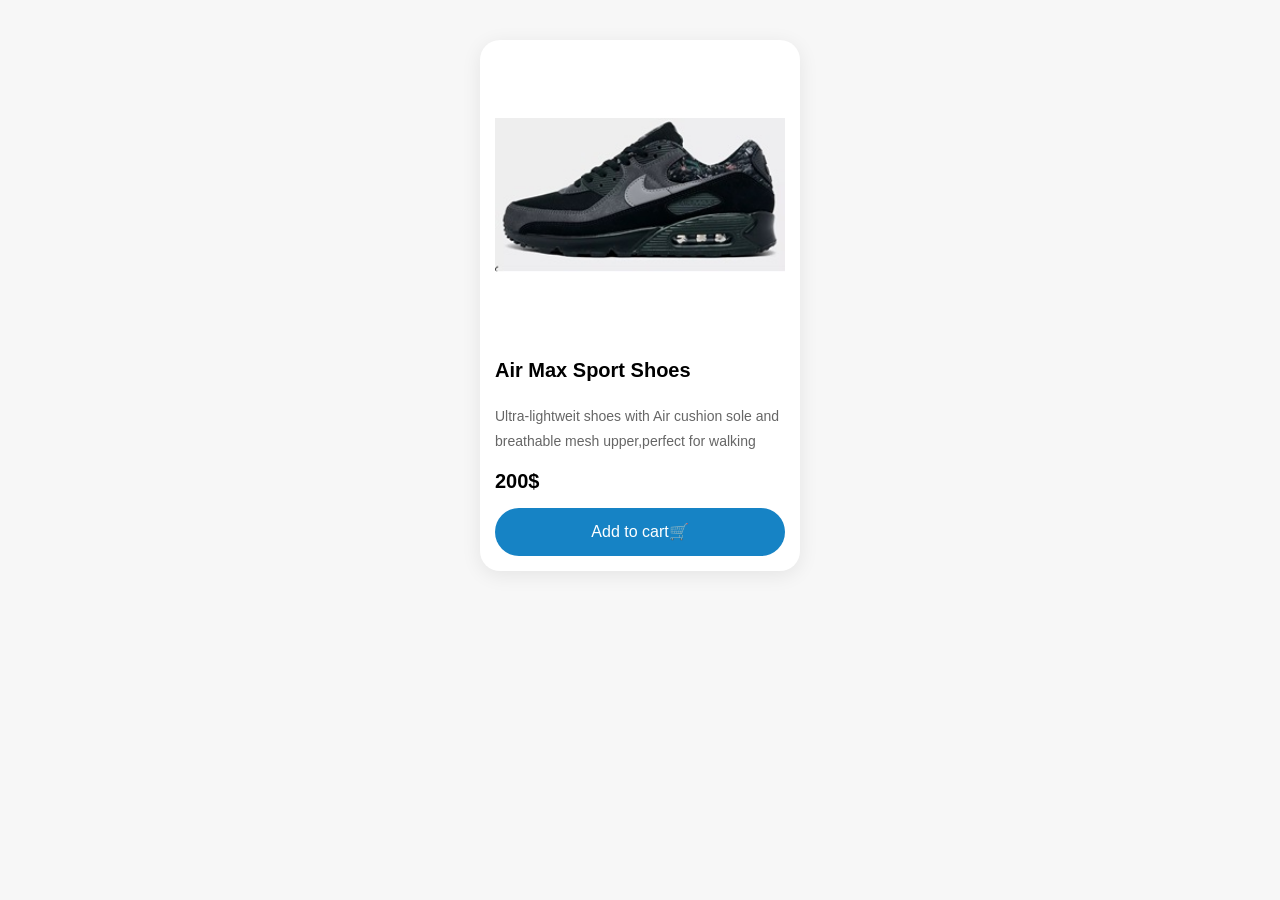
<file: index.html>
<!DOCTYPE html>
<html lang="en">
<head>
    <meta charset="UTF-8">
    <meta name="viewport" content="width=device-width, initial-scale=1.0">
    <title>cards</title>
    <link rel="stylesheet" href="card4.css">
</head>
<body>
    <div class="prouduct-card">
        <img src="shoes1.jpg" alt="shoes">
        <h2 class="prouduct-title">
            Air Max Sport Shoes
        </h2>
        <p class="prouduct-description">
            Ultra-lightweit shoes with Air cushion sole and breathable mesh upper,perfect for walking
        </p>
        <div class="prouduct-price">
            200$
        </div>
        <button class="add-to-cart"> 
           Add to cart🛒
        </button>
    </div>
</body>
</html>
</file>
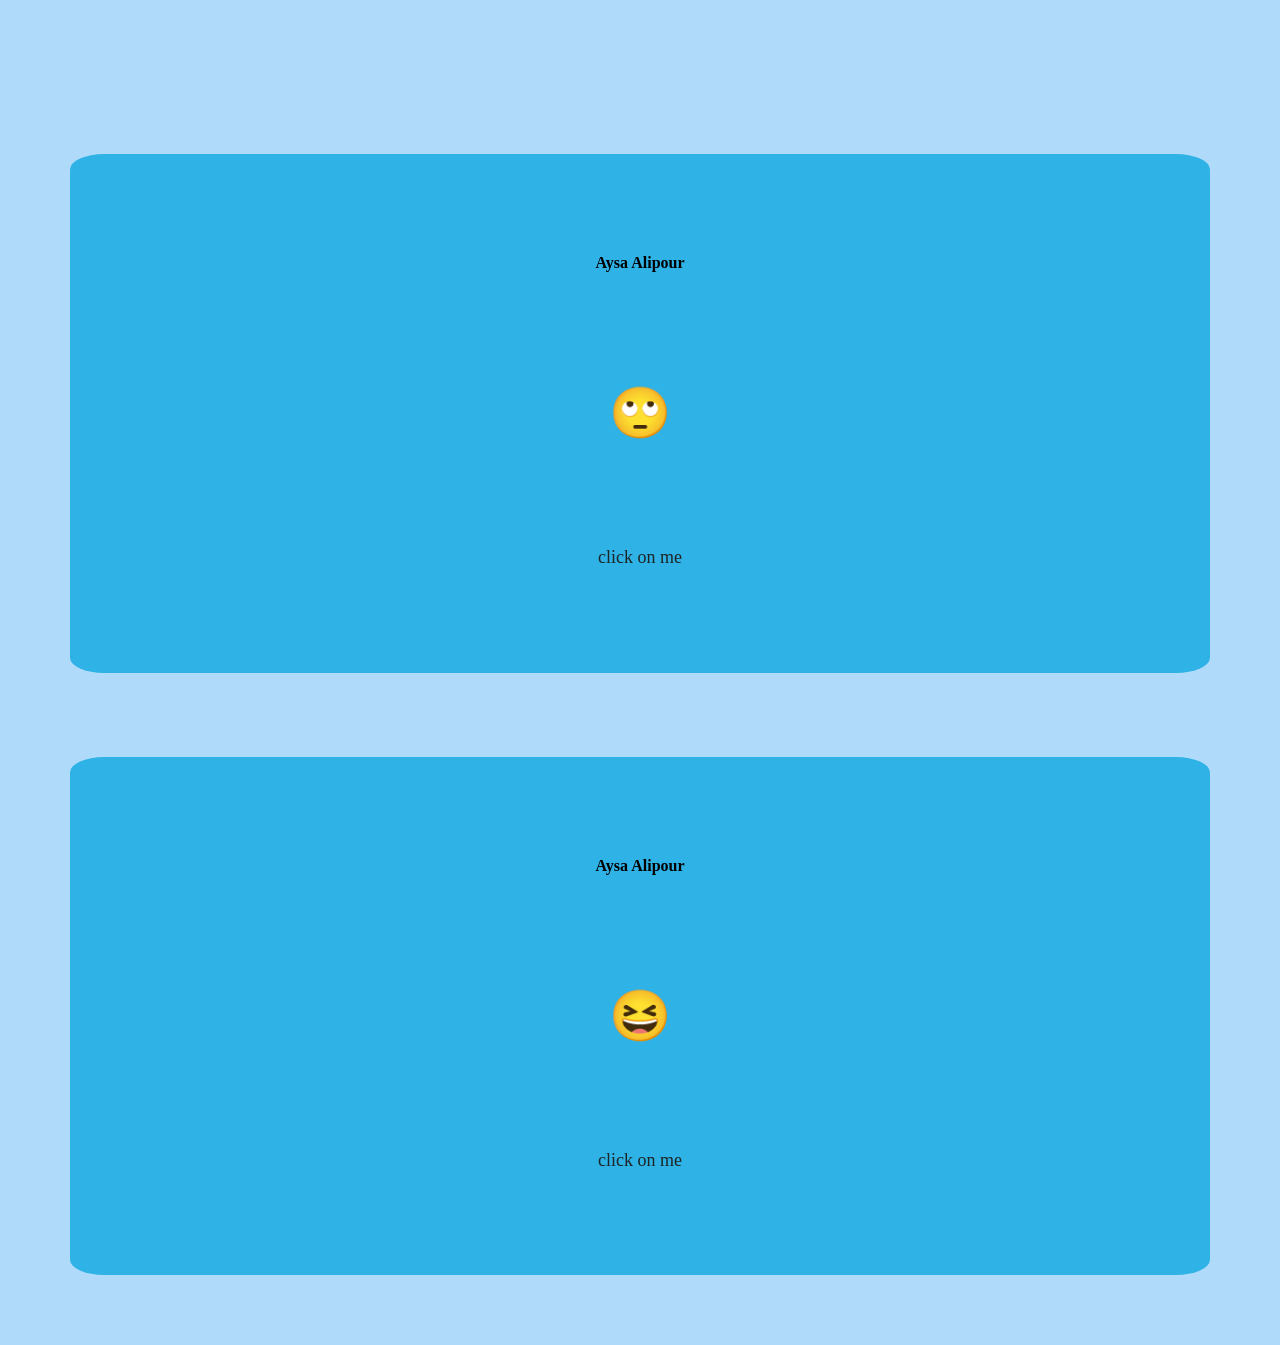
<file: SECTION/index.html>
<!DOCTYPE html>
<html lang="en">

<head>
    <meta charset="UTF-8">
    <meta name="viewport" content="width=device-width, initial-scale=1.0">
    <title>Document</title>
    <link rel="stylesheet" href="style.css">
</head>

<body style="text-align: center;">
    <br> <br> <br> <br>
    <div class="card">
        <h3>Aysa Alipour</h3>
        <button class="love-btn" onclick="Click1(this)">
            🙄
        </button>
        <p id="massage1">
            click on me
        </p>


    </div>

    <br> <br> <br> <br>


    <div class="card">
        <h3>Aysa Alipour</h3>
        <button class="love-btn" onclick="Click2(this)">
            😆
        </button>
        <p id="massage2">
            click on me
        </p>


    </div>



    <script src="script.js"></script>
</body>

</html>
</file>
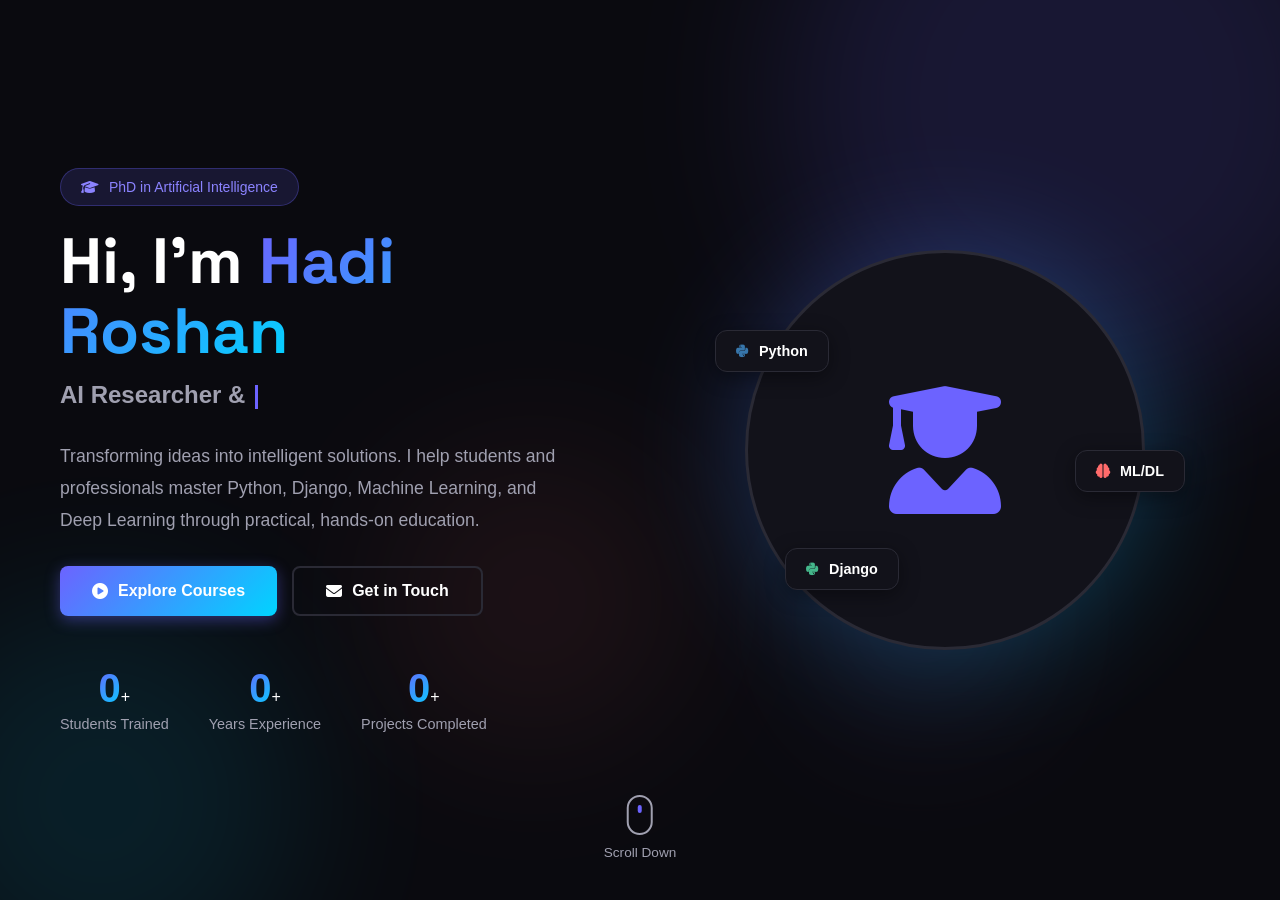
<file: hero.html>
<!DOCTYPE html>
<html lang="en">
<head>
    <meta charset="UTF-8">
    <meta name="viewport" content="width=device-width, initial-scale=1.0">
    <title>Hero Section</title>
    
    <link rel="preconnect" href="https://fonts.googleapis.com">
    <link rel="preconnect" href="https://fonts.gstatic.com" crossorigin>
    <link href="https://fonts.googleapis.com/css2?family=Space+Grotesk:wght@400;500;600;700;800;900&display=swap" rel="stylesheet">
    
    <link rel="stylesheet" href="https://cdnjs.cloudflare.com/ajax/libs/font-awesome/6.5.1/css/all.min.css">
    <link rel="stylesheet" href="hero.css">
    
</head>
<body>

    <section class="hero" id="hero">
        <div class="hero-bg-shapes">
            <div class="shape shape-1"></div>
            <div class="shape shape-2"></div>
            <div class="shape shape-3"></div>
            <div class="shape shape-4"></div>
        </div>
        
        <div class="hero-particles" id="particles"></div>
        
        <div class="container hero-content">
            <div class="hero-text">
                <div class="hero-badge">
                    <i class="fas fa-graduation-cap"></i>
                    PhD in Artificial Intelligence
                </div>
                
                <h1 class="hero-title">
                    Hi, I'm <span class="gradient-text">Hadi Roshan</span>
                </h1>
                
                <h2 class="hero-subtitle">
                    AI Researcher & <span class="typing-text" id="typing"></span><span class="typing-cursor"></span>
                </h2>
                
                <p class="hero-description">
                    Transforming ideas into intelligent solutions. I help students and professionals 
                    master Python, Django, Machine Learning, and Deep Learning through 
                    practical, hands-on education.
                </p>
                
                <div class="hero-buttons">
                    <a href="#courses" class="btn btn-primary">
                        <i class="fas fa-play-circle"></i>
                        Explore Courses
                    </a>
                    <a href="#contact" class="btn btn-secondary">
                        <i class="fas fa-envelope"></i>
                        Get in Touch
                    </a>
                </div>
                
                <div class="hero-stats">
                    <div class="stat-item">
                        <span class="stat-number" data-target="500">0</span>+
                        <span class="stat-label">Students Trained</span>
                    </div>
                    <div class="stat-item">
                        <span class="stat-number" data-target="10">0</span>+
                        <span class="stat-label">Years Experience</span>
                    </div>
                    <div class="stat-item">
                        <span class="stat-number" data-target="50">0</span>+
                        <span class="stat-label">Projects Completed</span>
                    </div>
                </div>
            </div>
            
            <div class="hero-image">
                <div class="image-wrapper">
                    <div class="image-glow"></div>
                    <div class="hero-avatar">
                        <i class="fas fa-user-graduate"></i>
                    </div>
                    <div class="floating-badge badge-1">
                        <i class="fab fa-python"></i>
                        Python
                    </div>
                    <div class="floating-badge badge-2">
                        <i class="fas fa-brain"></i>
                        ML/DL
                    </div>
                    <div class="floating-badge badge-3">
                        <i class="fab fa-python"></i>
                        Django
                    </div>
                </div>
            </div>
        </div>
        
        <a href="#about" class="scroll-down">
            <div class="mouse">
                <div class="mouse-wheel"></div>
            </div>
            <span>Scroll Down</span>
        </a>
    </section>
</body>
</html>
</file>
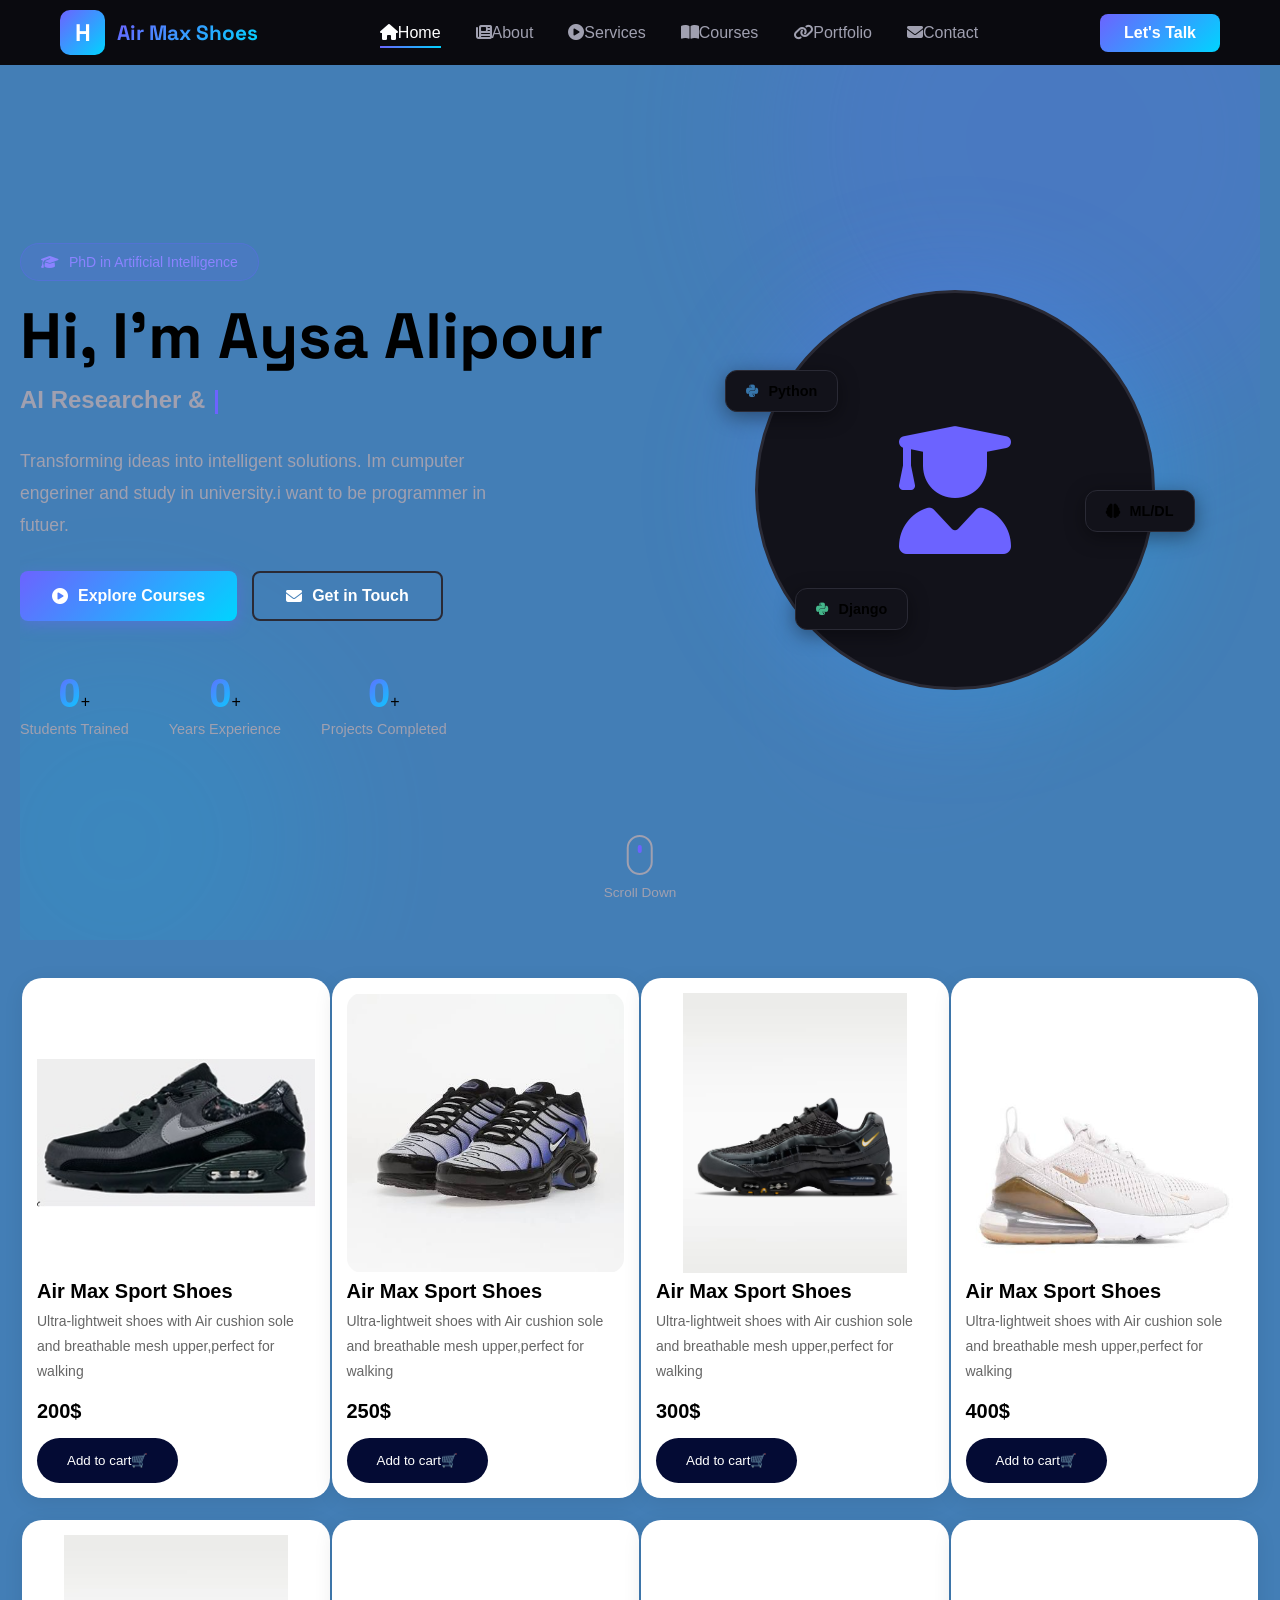
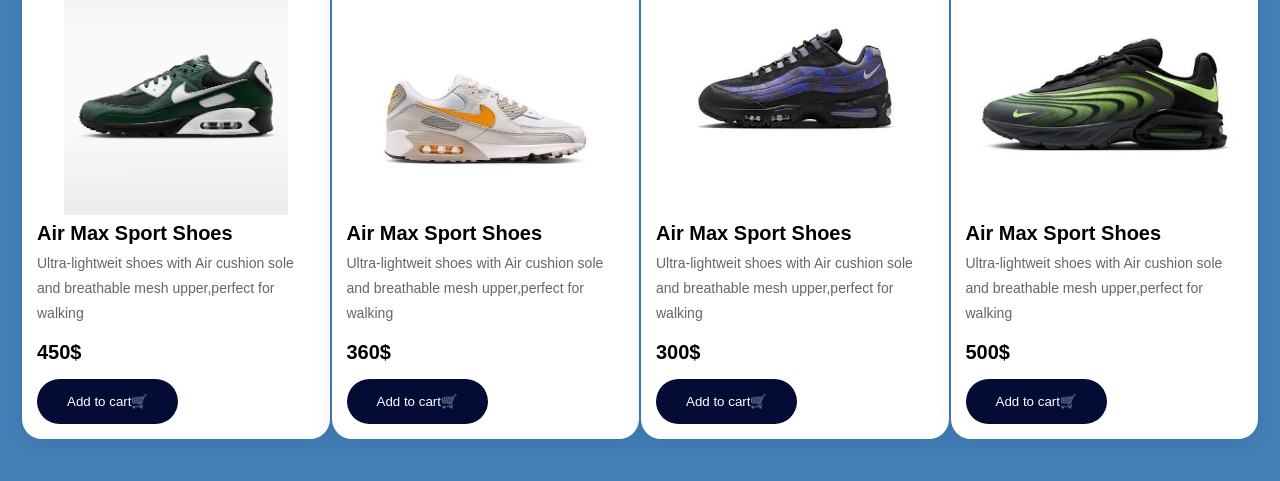
<file: index1.html>
<!DOCTYPE html>
<html lang="en">

<head>
    <meta charset="UTF-8">
    <meta name="viewport" content="width=device-width, initial-scale=1.0">
    <title>SHOES</title>
    <link rel="stylesheet" href="https://cdnjs.cloudflare.com/ajax/libs/font-awesome/6.4.0/css/all.min.css">
    <link href="https://fonts.googleapis.com/css2?family=Vazirmatn:wght@300;400;500;600;700&family=Lalezar&display=swap"
        rel="stylesheet">
    <link rel="stylesheet" href="card5.css">
    <link rel="preconnect" href="https://fonts.googleapis.com">
    <link rel="preconnect" href="https://fonts.gstatic.com" crossorigin>
    <link href="https://fonts.googleapis.com/css2?family=Space+Grotesk:wght@400;500;600;700;800;900&display=swap"
        rel="stylesheet">

    <link rel="stylesheet" href="https://cdnjs.cloudflare.com/ajax/libs/font-awesome/6.5.1/css/all.min.css">


</head>

<body>

    <section class="hero" id="hero">
        <div class="hero-bg-shapes">
            <div class="shape shape-1"></div>
            <div class="shape shape-2"></div>
            <div class="shape shape-3"></div>
            <div class="shape shape-4"></div>
        </div>

        <div class="hero-particles" id="particles"></div>

        <div class="container hero-content">
            <div class="hero-text">
                <div class="hero-badge">
                    <i class="fas fa-graduation-cap"></i>
                    PhD in Artificial Intelligence
                </div>

                <h1 class="hero-title">
                    Hi, I'm <span class="gradient-text">Aysa Alipour</span>
                </h1>

                <h2 class="hero-subtitle">
                    AI Researcher & <span class="typing-text" id="typing"></span><span class="typing-cursor"></span>
                </h2>

                <p class="hero-description">
                    Transforming ideas into intelligent solutions. Im cumputer engeriner and
                    study in university.i want to be programmer in futuer.
                    
                </p>

                <div class="hero-buttons">
                    <a href="#courses" class="btn btn-primary">
                        <i class="fas fa-play-circle"></i>
                        Explore Courses
                    </a>
                    <a href="#contact" class="btn btn-secondary">
                        <i class="fas fa-envelope"></i>
                        Get in Touch
                    </a>
                </div>

                <div class="hero-stats">
                    <div class="stat-item">
                        <span class="stat-number" data-target="500">0</span>+
                        <span class="stat-label">Students Trained</span>
                    </div>
                    <div class="stat-item">
                        <span class="stat-number" data-target="10">0</span>+
                        <span class="stat-label">Years Experience</span>
                    </div>
                    <div class="stat-item">
                        <span class="stat-number" data-target="50">0</span>+
                        <span class="stat-label">Projects Completed</span>
                    </div>
                </div>
            </div>

            <div class="hero-image">
                <div class="image-wrapper">
                    <div class="image-glow"></div>
                    <div class="hero-avatar">
                        <i class="fas fa-user-graduate"></i>
                    </div>
                    <div class="floating-badge badge-1">
                        <i class="fab fa-python"></i>
                        Python
                    </div>
                    <div class="floating-badge badge-2">
                        <i class="fas fa-brain"></i>
                        ML/DL
                    </div>
                    <div class="floating-badge badge-3">
                        <i class="fab fa-python"></i>
                        Django
                    </div>
                </div>
            </div>
        </div>

        <a href="#about" class="scroll-down">
            <div class="mouse">
                <div class="mouse-wheel"></div>
            </div>
            <span>Scroll Down</span>
        </a>
    </section>



    <nav class="navbar" id="navbar">
        <div class="nav-container">
            <a href="#" class="nav-logo">
                <span class="logo-icon">H</span>
                <span class="logo-text">Air Max Shoes</span>
            </a>


            <ul class="nav-menu" id="nav-menu">
                <li><a href="#home" class="nav-link active"><i class="fas fa-home"></i>Home</a></li>
                <li><a href="#about" class="nav-link"><i class="fas fa-newspaper"></i>About</a></li>
                <li><a href="#services" class="nav-link"> <i class="fas fa-play-circle"></i>Services</a></li>
                <li><a href="#courses" class="nav-link"><i class="fas fa-book-open"></i>Courses</a></li>
                <li><a href="#portfolio" class="nav-link"> <i class="fas fa-link"></i>Portfolio</a></li>
                <li><a href="#contact" class="nav-link"> <i class="fas fa-envelope"></i>Contact</a></li>
            </ul>
            <a href="#contact" class="nav-cta">Let's Talk</a>

            <button class="hamburger" id="hamburger" aria-label="Toggle Menu">
                <span></span>
                <span></span>
                <span></span>
            </button>
        </div>
    </nav>

    &nbsp;&nbsp;&nbsp;&nbsp;&nbsp;&nbsp;&nbsp;&nbsp;&nbsp;&nbsp;&nbsp;&nbsp;
    <div class="conteiner">

        <table style="display: flex;">
            <tr>
                <td>
                    <div class="prouduct-card">
                        <img src="shoes1.jpg" alt="shoes">
                        <h2 class="prouduct-title">
                            Air Max Sport Shoes
                        </h2>
                        <p class="prouduct-description">
                            Ultra-lightweit shoes with Air cushion sole and breathable mesh upper,perfect for walking
                        </p>
                        <div class="prouduct-price">
                            200$
                        </div>

                        <a href="shoes1.jpg">
                            <button class="cart-btn" id="add-to-cart">
                                Add to cart🛒
                            </button>
                        </a>



                    </div>

                </td> &nbsp;&nbsp;&nbsp;&nbsp;&nbsp;&nbsp;
                <td>
                    <div class="prouduct-card">
                        <img src="shoes3.jpg" alt="shoes">
                        <h2 class="prouduct-title">
                            Air Max Sport Shoes
                        </h2>
                        <p class="prouduct-description">
                            Ultra-lightweit shoes with Air cushion sole and breathable mesh upper,perfect for walking
                        </p>
                        <div class="prouduct-price">
                            250$
                        </div>
                        <a href="shoes1.jpg">
                            <button class="cart-btn" id="add-to-cart">
                                Add to cart🛒
                            </button>
                        </a>

                    </div>

                </td> &nbsp;&nbsp;&nbsp;&nbsp;&nbsp;&nbsp;

                <td>
                    <div class="prouduct-card">
                        <img src="shoes2.jpg" alt="shoes">
                        <h2 class="prouduct-title">
                            Air Max Sport Shoes
                        </h2>
                        <p class="prouduct-description">
                            Ultra-lightweit shoes with Air cushion sole and breathable mesh upper,perfect for walking
                        </p>
                        <div class="prouduct-price">
                            300$
                        </div>
                        <a href="shoes1.jpg">
                            <button class="cart-btn" id="add-to-cart">
                                Add to cart🛒
                            </button>
                        </a>

                    </div>


                </td>&nbsp;&nbsp;&nbsp;&nbsp;&nbsp;&nbsp;

                <td>
                    <div class="prouduct-card">
                        <img src="shoes4.jpg" alt="shoes">
                        <h2 class="prouduct-title">
                            Air Max Sport Shoes
                        </h2>
                        <p class="prouduct-description">
                            Ultra-lightweit shoes with Air cushion sole and breathable mesh upper,perfect for walking
                        </p>
                        <div class="prouduct-price">
                            400$
                        </div>
                        <a href="shoes1.jpg">
                            <button class="cart-btn" id="add-to-cart">
                                Add to cart🛒
                            </button>
                        </a>

                    </div>


                </td>&nbsp;&nbsp;&nbsp;&nbsp;&nbsp;&nbsp;

            </tr>
        </table>
        <table style="display: flex;">
            <tr>
                <td>
                    <div class="prouduct-card">
                        <img src="shoes5.jpg" alt="shoes">
                        <h2 class="prouduct-title">
                            Air Max Sport Shoes
                        </h2>
                        <p class="prouduct-description">
                            Ultra-lightweit shoes with Air cushion sole and breathable mesh upper,perfect for walking
                        </p>
                        <div class="prouduct-price">
                            450$
                        </div>
                        <a href="shoes1.jpg">
                            <button class="cart-btn" id="add-to-cart">
                                Add to cart🛒
                            </button>
                        </a>

                    </div>


                </td>&nbsp;&nbsp;&nbsp;&nbsp;&nbsp;&nbsp;

                <td>
                    <div class="prouduct-card">
                        <img src="shoes6.jpg" alt="shoes">
                        <h2 class="prouduct-title">
                            Air Max Sport Shoes
                        </h2>
                        <p class="prouduct-description">
                            Ultra-lightweit shoes with Air cushion sole and breathable mesh upper,perfect for walking
                        </p>
                        <div class="prouduct-price">
                            360$
                        </div>
                        <a href="shoes1.jpg">
                            <button class="cart-btn" id="add-to-cart">
                                Add to cart🛒
                            </button>
                        </a>

                    </div>


                </td>
                <td>
                    <div class="prouduct-card">
                        <img src="shoes7.jpg" alt="shoes">
                        <h2 class="prouduct-title">
                            Air Max Sport Shoes
                        </h2>
                        <p class="prouduct-description">
                            Ultra-lightweit shoes with Air cushion sole and breathable mesh upper,perfect for walking
                        </p>
                        <div class="prouduct-price">
                            300$
                        </div>
                        <a href="shoes1.jpg">
                            <button class="cart-btn" id="add-to-cart">
                                Add to cart🛒
                            </button>
                        </a>

                    </div>


                </td>&nbsp;&nbsp;&nbsp;&nbsp;&nbsp;&nbsp;

                <td>
                    <div class="prouduct-card">
                        <img src="shoes8.jpg" alt="shoes">
                        <h2 class="prouduct-title">
                            Air Max Sport Shoes
                        </h2>
                        <p class="prouduct-description">
                            Ultra-lightweit shoes with Air cushion sole and breathable mesh upper,perfect for walking
                        </p>
                        <div class="prouduct-price">
                            500$
                        </div>

                        <button class="cart-btn" id="cart-btn">
                            Add to cart🛒
                        </button>


                    </div>


                </td>

            </tr>
        </table>


    </div>

    <script src="script1.js">
    </script>

</body>

</html>
</file>
<file: card4.css>
body {
    margin: 0;
    padding: 40px 20px;
    background: #f7f7f7;
    font-family: Arial, sans-serif;
}
.prouduct-card {
    width: 100%;
    max-width: 320px;
    margin: 0 auto;
    background: #fff;
    border-radius: 20px;
    padding: 15px;
    box-sizing: border-box;
    box-shadow: 0 4px 20px rgba(0, 0, 0, 0.08);
}

.prouduct-card img {
    width: 100%;
    height: 280px;
    object-fit: contain;
    display: block;
    border-radius: 15px;
}

.prouduct-title {
    font-size: 20px;
    font-weight: bold;
    line-height: 1.8;
}

.prouduct-description {
    color: #666;
    font-size: 14px;
    line-height: 1.8;
}
.prouduct-price {
    font-size: 20px;
    font-weight: bold;
    margin: 15px 0;
}

.add-to-cart {
    width: 100%;
    height: 48px;
    border: none;
    border-radius: 25px;
    background: #1683c5;
    color: white;
    font-size: 16px;
    cursor: pointer;
}

.add-to-cart:hover {
    opacity: 0.9;
}


.love-btn {
    font-size: 50px;
    background: none;
    border: none;
    cursor: grabbing;
    transition: 2.0s;
}

.love-btn:hover {
    transform: scale(5.0);
}

.love-btn.active {
    animation: pop 4.0 ease;
}

@keyframes pop {
    0% { transform: scale(1);}
    25% { transform: scale(2.0);}
    50% { transform: scale(4.0);}
    75% { transform: scale(2.0);}
    100% { transform: scale(1);}
    
}
</file>
<file: SECTION/style.css>
* {
    margin: 0%;
    border-radius: 50px;
    padding: 50px;
    box-sizing: border-box;
}

body {
    background-color: rgb(175, 218, 249);
    font-size: large;
    padding: 20px;
    
}

.conteiner{
    max-width: 100px;
    margin: auto;
}

.card {
    background: none;
    background-color: rgb(47, 178, 230);
    border-radius: 3%;
    border: 20 px solid;
    transition: 2.0s;


}

.card h3 {
    font-size: medium;
    margin-bottom: 12px;
    color: black;
}

.card p {
    color: rgb(29, 37, 37);
    line-height: 1.7;
    font-size: large
}

.love-btn {
    font-size: 50px;
    background: none;
    border: none;
    cursor: grabbing;
    transition: 2.0s;
}

.love-btn:hover {
    transform: scale(5.0);
}

.love-btn.active {
    animation: pop 4.0 ease;
}

@keyframes pop {
    0% { transform: scale(1);}
    25% { transform: scale(2.0);}
    50% { transform: scale(4.0);}
    75% { transform: scale(2.0);}
    100% { transform: scale(1);}
    
}
</file>
<file: hero.css>
* {
    margin: 0;
    padding: 0;
    box-sizing: border-box;
}

body {
    font-family: 'Inter', -apple-system, BlinkMacSystemFont, sans-serif;
    background: #0a0a0f;
    color: #ffffff;
    overflow-x: hidden;
}

a {
    text-decoration: none;
    color: inherit;
}

:root {
    --primary: #6c63ff;
    --primary-light: #8b83ff;
    --primary-dark: #5a52e0;
    --secondary: #00d4ff;
    --accent: #ff6b6b;
    --gradient-primary: linear-gradient(135deg, #6c63ff 0%, #00d4ff 100%);
    --gradient-secondary: linear-gradient(135deg, #667eea 0%, #764ba2 100%);
    --bg-dark: #0a0a0f;
    --bg-card: #12121a;
    --text-primary: #ffffff;
    --text-secondary: #a0a0b0;
    --border-color: #2a2a35;
    --transition: all 0.3s ease;
}

.container {
    max-width: 1200px;
    margin: 0 auto;
    padding: 0 20px;
}

.gradient-text {
    background: var(--gradient-primary);
    -webkit-background-clip: text;
    -webkit-text-fill-color: transparent;
    background-clip: text;
}

.btn {
    display: inline-flex;
    align-items: center;
    gap: 10px;
    padding: 14px 32px;
    border-radius: 8px;
    font-weight: 600;
    font-size: 1rem;
    cursor: pointer;
    transition: var(--transition);
    border: none;
    text-align: center;
}

.btn-primary {
    background: var(--gradient-primary);
    color: white;
    box-shadow: 0 4px 15px rgba(108, 99, 255, 0.4);
}

.btn-primary:hover {
    transform: translateY(-3px);
    box-shadow: 0 6px 25px rgba(108, 99, 255, 0.5);
}

.btn-secondary {
    background: transparent;
    color: var(--text-primary);
    border: 2px solid var(--border-color);
}

.btn-secondary:hover {
    border-color: var(--primary);
    background: rgba(108, 99, 255, 0.1);
}

.hero {
    min-height: 100vh;
    display: flex;
    align-items: center;
    position: relative;
    overflow: hidden;
}

/* Background Shapes */
.hero-bg-shapes {
    position: absolute;
    width: 100%;
    height: 100%;
    overflow: hidden;
}

.shape {
    position: absolute;
    border-radius: 50%;
    filter: blur(80px);
    opacity: 0.5;
}

.shape-1 {
    width: 600px;
    height: 600px;
    background: var(--primary);
    top: -200px;
    right: -100px;
    opacity: 0.15;
    animation: floatShape 20s ease-in-out infinite;
}

.shape-2 {
    width: 400px;
    height: 400px;
    background: var(--secondary);
    bottom: -100px;
    left: -100px;
    opacity: 0.1;
    animation: floatShape 15s ease-in-out infinite reverse;
}

.shape-3 {
    width: 300px;
    height: 300px;
    background: var(--accent);
    top: 50%;
    left: 30%;
    opacity: 0.08;
    animation: floatShape 18s ease-in-out infinite;
}

.shape-4 {
    width: 200px;
    height: 200px;
    background: var(--primary-light);
    bottom: 20%;
    right: 20%;
    opacity: 0.1;
    animation: floatShape 12s ease-in-out infinite reverse;
}

@keyframes floatShape {
    0%, 100% { transform: translate(0, 0); }
    25% { transform: translate(30px, -30px); }
    50% { transform: translate(-20px, 20px); }
    75% { transform: translate(20px, 10px); }
}

/* Particles */
.hero-particles {
    position: absolute;
    width: 100%;
    height: 100%;
}

.particle {
    position: absolute;
    width: 4px;
    height: 4px;
    background: var(--primary);
    border-radius: 50%;
    opacity: 0.5;
    animation: floatParticle 15s infinite;
}

@keyframes floatParticle {
    0%, 100% { transform: translateY(0) translateX(0); opacity: 0.5; }
    25% { transform: translateY(-30px) translateX(10px); opacity: 0.8; }
    50% { transform: translateY(-50px) translateX(-10px); opacity: 0.3; }
    75% { transform: translateY(-20px) translateX(15px); opacity: 0.6; }
}

/* Hero Content Grid */
.hero-content {
    display: grid;
    grid-template-columns: 1fr 1fr;
    gap: 60px;
    align-items: center;
    position: relative;
    z-index: 1;
}

/* Hero Text */
.hero-badge {
    display: inline-flex;
    align-items: center;
    gap: 10px;
    padding: 10px 20px;
    background: rgba(108, 99, 255, 0.15);
    border: 1px solid rgba(108, 99, 255, 0.3);
    border-radius: 30px;
    font-size: 14px;
    color: var(--primary-light);
    margin-bottom: 20px;
    animation: fadeIn 0.8s ease forwards;
}

.hero-title {
    font-size: clamp(2.5rem, 6vw, 4rem);
    font-weight: 900;
    line-height: 1.1;
    margin-bottom: 15px;
    font-family: 'Space Grotesk', sans-serif;
    animation: fadeInUp 0.8s ease forwards;
}

.hero-subtitle {
    font-size: clamp(1.2rem, 3vw, 1.5rem);
    color: var(--text-secondary);
    margin-bottom: 20px;
    min-height: 40px;
    animation: fadeInUp 0.8s ease forwards;
    animation-delay: 0.2s;
    opacity: 0;
}

.typing-text {
    color: var(--primary);
    font-weight: 600;
}

.typing-cursor {
    display: inline-block;
    width: 3px;
    height: 1em;
    background: var(--primary);
    margin-left: 3px;
    animation: blink 1s infinite;
    vertical-align: middle;
}

@keyframes blink {
    0%, 50% { opacity: 1; }
    51%, 100% { opacity: 0; }
}

.hero-description {
    font-size: 1.1rem;
    color: var(--text-secondary);
    margin-bottom: 30px;
    max-width: 500px;
    line-height: 1.8;
    animation: fadeInUp 0.8s ease forwards;
    animation-delay: 0.4s;
    opacity: 0;
}

.hero-buttons {
    display: flex;
    gap: 15px;
    margin-bottom: 50px;
    animation: fadeInUp 0.8s ease forwards;
    animation-delay: 0.6s;
    opacity: 0;
    flex-wrap: wrap;
}

.hero-stats {
    display: flex;
    gap: 40px;
    animation: fadeInUp 0.8s ease forwards;
    animation-delay: 0.8s;
    opacity: 0;
}

.stat-item {
    text-align: center;
}

.stat-number {
    font-size: 2.5rem;
    font-weight: 800;
    background: var(--gradient-primary);
    -webkit-background-clip: text;
    -webkit-text-fill-color: transparent;
    background-clip: text;
}

.stat-label {
    display: block;
    font-size: 0.9rem;
    color: var(--text-secondary);
    margin-top: 5px;
}

.hero-image {
    display: flex;
    justify-content: center;
    align-items: center;
    animation: fadeInRight 1s ease forwards;
    animation-delay: 0.3s;
    opacity: 0;
}

.image-wrapper {
    position: relative;
    width: 400px;
    height: 400px;
}

.image-glow {
    position: absolute;
    width: 100%;
    height: 100%;
    background: var(--gradient-primary);
    border-radius: 50%;
    filter: blur(60px);
    opacity: 0.3;
    animation: pulse 4s ease-in-out infinite;
}

@keyframes pulse {
    0%, 100% { transform: scale(1); opacity: 0.3; }
    50% { transform: scale(1.05); opacity: 0.5; }
}

.hero-avatar {
    position: absolute;
    width: 100%;
    height: 100%;
    background: var(--bg-card);
    border-radius: 50%;
    display: flex;
    align-items: center;
    justify-content: center;
    font-size: 8rem;
    color: var(--primary);
    border: 3px solid var(--border-color);
    z-index: 1;
}

.floating-badge {
    position: absolute;
    padding: 12px 20px;
    background: var(--bg-card);
    border: 1px solid var(--border-color);
    border-radius: 12px;
    display: flex;
    align-items: center;
    gap: 10px;
    font-weight: 600;
    font-size: 0.9rem;
    z-index: 2;
    animation: floatBadge 6s ease-in-out infinite;
    box-shadow: 0 5px 20px rgba(0, 0, 0, 0.4);
}

.badge-1 {
    top: 20%;
    left: -30px;
    animation-delay: 0s;
}

.badge-2 {
    top: 50%;
    right: -40px;
    animation-delay: 2s;
}

.badge-3 {
    bottom: 15%;
    left: 10%;
    animation-delay: 4s;
}

@keyframes floatBadge {
    0%, 100% { transform: translateY(0); }
    50% { transform: translateY(-15px); }
}

.badge-1 i { color: #3776ab; }
.badge-2 i { color: var(--accent); }
.badge-3 i { color: #44b78b; }

.scroll-down {
    position: absolute;
    bottom: 40px;
    left: 50%;
    transform: translateX(-50%);
    display: flex;
    flex-direction: column;
    align-items: center;
    gap: 10px;
    color: var(--text-secondary);
    font-size: 0.85rem;
    animation: fadeIn 1s ease forwards;
    animation-delay: 1.5s;
    opacity: 0;
}

.mouse {
    width: 26px;
    height: 40px;
    border: 2px solid var(--text-secondary);
    border-radius: 15px;
    position: relative;
}

.mouse-wheel {
    width: 4px;
    height: 8px;
    background: var(--primary);
    border-radius: 2px;
    position: absolute;
    top: 8px;
    left: 50%;
    transform: translateX(-50%);
    animation: scroll 2s infinite;
}

@keyframes scroll {
    0% { opacity: 1; top: 8px; }
    100% { opacity: 0; top: 20px; }
}

@keyframes fadeIn {
    from { opacity: 0; }
    to { opacity: 1; }
}

@keyframes fadeInUp {
    from {
        opacity: 0;
        transform: translateY(30px);
    }
    to {
        opacity: 1;
        transform: translateY(0);
    }
}

@keyframes fadeInRight {
    from {
        opacity: 0;
        transform: translateX(50px);
    }
    to {
        opacity: 1;
        transform: translateX(0);
    }
}

@media (max-width: 1024px) {
    .hero-content {
        grid-template-columns: 1fr;
        text-align: center;
        gap: 40px;
    }
    
    .hero-text {
        order: 2;
    }
    
    .hero-image {
        order: 1;
    }
    
    .hero-description {
        margin: 0 auto 30px;
    }
    
    .hero-buttons {
        justify-content: center;
    }
    
    .hero-stats {
        justify-content: center;
    }
    
    .image-wrapper {
        width: 300px;
        height: 300px;
    }
    
    .hero-avatar {
        font-size: 6rem;
    }
}

@media (max-width: 768px) {
    .hero-stats {
        flex-direction: column;
        gap: 20px;
    }
    
    .floating-badge {
        display: none;
    }
}

@media (max-width: 480px) {
    .hero-title {
        font-size: 2rem;
    }
    
    .hero-buttons {
        flex-direction: column;
        align-items: center;
    }
    
    .btn {
        width: 100%;
        justify-content: center;
    }
}
</file>
<file: card5.css>
* {
    margin: 0;
    padding: 0;
    box-sizing: border-box;
}

body {
    margin: 0;
    padding: 40px 20px;
    background: #437eb6;
    font-family: Arial, sans-serif;
}

a {
    text-decoration: none;
    color: inherit;
}

ul {
    list-style: none;
}

:root {
    --primary: #6c63ff;
    --primary-light: #8b83ff;
    --secondary: #00d4ff;
    --gradient-primary: linear-gradient(135deg, #6c63ff 0%, #00d4ff 100%);
    --bg-dark: #0a0a0f;
    --bg-card: #12121a;
    --text-primary: #ffffff;
    --text-secondary: #a0a0b0;
    --border-color: #2a2a35;
    --transition: all 0.3s ease;
}

.navbar {
    position: fixed;
    top: 0;
    left: 0;
    right: 0;
    z-index: 1000;
    padding: 10px 0;
    transition: var(--transition);
    background: transparent;
    background-color: #0a0a0f;
}

.navbar.scrolled {
    background: rgba(10, 10, 15, 0.95);
    backdrop-filter: blur(20px);
    padding: 12px 0;
    border-bottom: 1px solid var(--border-color);
    box-shadow: 0 4px 30px rgba(0, 0, 0, 0.3);
}

.nav-container {
    max-width: 1200px;
    margin: 0 auto;
    padding: 0 20px;
    display: flex;
    justify-content: space-between;
    align-items: center;
}

.nav-logo {
    display: flex;
    align-items: center;
    gap: 12px;
    font-weight: 700;
    font-size: 1.3rem;
    font-family: 'Space Grotesk', sans-serif;
    cursor: pointer;
    transition: var(--transition);
}

.nav-logo:hover {
    transform: scale(1.02);
}

.logo-icon {
    width: 45px;
    height: 45px;
    background: var(--gradient-primary);
    border-radius: 10px;
    display: flex;
    align-items: center;
    justify-content: center;
    font-size: 1.5rem;
    font-weight: 800;
    color: white;
}

.logo-text {
    background: var(--gradient-primary);
    -webkit-background-clip: text;
    -webkit-text-fill-color: transparent;
    background-clip: text;
}

.nav-menu {
    display: flex;
    gap: 35px;
}

.nav-link {
    font-weight: 500;
    color: var(--text-secondary);
    position: relative;
    padding: 5px 0;
    transition: var(--transition);
}

.nav-link::after {
    content: '';
    position: absolute;
    bottom: -2px;
    left: 0;
    width: 0;
    height: 2px;
    background: var(--gradient-primary);
    transition: var(--transition);
}

.nav-link:hover,
.nav-link.active {
    color: var(--text-primary);
}

.nav-link:hover::after,
.nav-link.active::after {
    width: 100%;
}

.nav-cta {
    padding: 10px 24px;
    background: var(--gradient-primary);
    border-radius: 8px;
    font-weight: 600;
    color: white;
    transition: var(--transition);
    display: inline-block;
}

.nav-cta:hover {
    transform: translateY(-2px);
    box-shadow: 0 5px 20px rgba(108, 99, 255, 0.4);
}

.hamburger {
    display: none;
    flex-direction: column;
    gap: 5px;
    background: none;
    border: none;
    cursor: pointer;
    padding: 5px;
    z-index: 1001;
}

.hamburger span {
    width: 25px;
    height: 2px;
    background: var(--text-primary);
    transition: var(--transition);
    border-radius: 2px;
}

.hamburger.active span:nth-child(1) {
    transform: rotate(45deg) translate(5px, 5px);
}

.hamburger.active span:nth-child(2) {
    opacity: 0;
}

.hamburger.active span:nth-child(3) {
    transform: rotate(-45deg) translate(5px, -5px);
}

@media (max-width: 768px) {
    .nav-menu {
        position: fixed;
        top: 0;
        right: -100%;
        width: 70%;
        height: 100vh;
        background: var(--bg-card);
        flex-direction: column;
        justify-content: center;
        align-items: center;
        gap: 30px;
        transition: var(--transition);
        border-left: 1px solid var(--border-color);
        box-shadow: -5px 0 30px rgba(0, 0, 0, 0.5);
    }
    
    .nav-menu.active {
        right: 0;
    }
    
    .nav-link {
        font-size: 1.2rem;
    }
    
    .nav-cta {
        display: none;
    }
    
    .hamburger {
        display: flex;
    }
}

.demo-content {
    padding: 150px 20px 50px;
    max-width: 800px;
    margin: 0 auto;
    text-align: center;
}

.demo-content h1 {
    font-size: 2.5rem;
    margin-bottom: 20px;
    background: var(--gradient-primary);
    -webkit-background-clip: text;
    -webkit-text-fill-color: transparent;
    background-clip: text;
}

.demo-content p {
    color: var(--text-secondary);
    line-height: 1.8;
}



.prouduct-card {
    width: 100%;
    max-width: 320px;
    margin: 0 auto;
    background: #fff;
    border-radius: 20px;
    padding: 15px;
    box-sizing: border-box;
    box-shadow: 0 4px 20px rgba(0, 0, 0, 0.08);
}

.prouduct-card img {
    width: 100%;
    height: 280px;
    object-fit: contain;
    display: block;
    border-radius: 15px;
}

.prouduct-title {
    font-size: 20px;
    font-weight: bold;
    line-height: 1.8;
}

.prouduct-description {
    color: #666;
    font-size: 14px;
    line-height: 1.8;
}
.prouduct-price {
    font-size: 20px;
    font-weight: bold;
    margin: 15px 0;
}

.cart-btn {
    background-color: #040b34;
    color: white;
    border: none;
    padding: 15px 30px;
    border-radius: 30px;
    cursor: pointer;
    transition: all 0.4s ease;
}

.cart-btn.active {
    background-color: #28a745;
    color: white;
    transform: scale(1.08);
    box-shadow: 0 5px 15px rgba(40, 167, 69, 0.4);
}

.cart-btn:active {
    transform: scale(0.95)
}




.btn {
    display: inline-flex;
    align-items: center;
    gap: 10px;
    padding: 14px 32px;
    border-radius: 8px;
    font-weight: 600;
    font-size: 1rem;
    cursor: pointer;
    transition: var(--transition);
    border: none;
    text-align: center;
}

.btn-primary {
    background: var(--gradient-primary);
    color: white;
    box-shadow: 0 4px 15px rgba(108, 99, 255, 0.4);
}

.btn-primary:hover {
    transform: translateY(-3px);
    box-shadow: 0 6px 25px rgba(108, 99, 255, 0.5);
}

.btn-secondary {
    background: transparent;
    color: var(--text-primary);
    border: 2px solid var(--border-color);
}

.btn-secondary:hover {
    border-color: var(--primary);
    background: rgba(108, 99, 255, 0.1);
}

.hero {
    min-height: 100vh;
    display: flex;
    align-items: center;
    position: relative;
    overflow: hidden;
}

/* Background Shapes */
.hero-bg-shapes {
    position: absolute;
    width: 100%;
    height: 100%;
    overflow: hidden;
}

.shape {
    position: absolute;
    border-radius: 50%;
    filter: blur(80px);
    opacity: 0.5;
}

.shape-1 {
    width: 600px;
    height: 600px;
    background: var(--primary);
    top: -200px;
    right: -100px;
    opacity: 0.15;
    animation: floatShape 20s ease-in-out infinite;
}

.shape-2 {
    width: 400px;
    height: 400px;
    background: var(--secondary);
    bottom: -100px;
    left: -100px;
    opacity: 0.1;
    animation: floatShape 15s ease-in-out infinite reverse;
}

.shape-3 {
    width: 300px;
    height: 300px;
    background: var(--accent);
    top: 50%;
    left: 30%;
    opacity: 0.08;
    animation: floatShape 18s ease-in-out infinite;
}

.shape-4 {
    width: 200px;
    height: 200px;
    background: var(--primary-light);
    bottom: 20%;
    right: 20%;
    opacity: 0.1;
    animation: floatShape 12s ease-in-out infinite reverse;
}

@keyframes floatShape {
    0%, 100% { transform: translate(0, 0); }
    25% { transform: translate(30px, -30px); }
    50% { transform: translate(-20px, 20px); }
    75% { transform: translate(20px, 10px); }
}

/* Particles */
.hero-particles {
    position: absolute;
    width: 100%;
    height: 100%;
}

.particle {
    position: absolute;
    width: 4px;
    height: 4px;
    background: var(--primary);
    border-radius: 50%;
    opacity: 0.5;
    animation: floatParticle 15s infinite;
}

@keyframes floatParticle {
    0%, 100% { transform: translateY(0) translateX(0); opacity: 0.5; }
    25% { transform: translateY(-30px) translateX(10px); opacity: 0.8; }
    50% { transform: translateY(-50px) translateX(-10px); opacity: 0.3; }
    75% { transform: translateY(-20px) translateX(15px); opacity: 0.6; }
}

/* Hero Content Grid */
.hero-content {
    display: grid;
    grid-template-columns: 1fr 1fr;
    gap: 60px;
    align-items: center;
    position: relative;
    z-index: 1;
}

/* Hero Text */
.hero-badge {
    display: inline-flex;
    align-items: center;
    gap: 10px;
    padding: 10px 20px;
    background: rgba(108, 99, 255, 0.15);
    border: 1px solid rgba(108, 99, 255, 0.3);
    border-radius: 30px;
    font-size: 14px;
    color: var(--primary-light);
    margin-bottom: 20px;
    animation: fadeIn 0.8s ease forwards;
}

.hero-title {
    font-size: clamp(2.5rem, 6vw, 4rem);
    font-weight: 900;
    line-height: 1.1;
    margin-bottom: 15px;
    font-family: 'Space Grotesk', sans-serif;
    animation: fadeInUp 0.8s ease forwards;
}

.hero-subtitle {
    font-size: clamp(1.2rem, 3vw, 1.5rem);
    color: var(--text-secondary);
    margin-bottom: 20px;
    min-height: 40px;
    animation: fadeInUp 0.8s ease forwards;
    animation-delay: 0.2s;
    opacity: 0;
}

.typing-text {
    color: var(--primary);
    font-weight: 600;
}

.typing-cursor {
    display: inline-block;
    width: 3px;
    height: 1em;
    background: var(--primary);
    margin-left: 3px;
    animation: blink 1s infinite;
    vertical-align: middle;
}

@keyframes blink {
    0%, 50% { opacity: 1; }
    51%, 100% { opacity: 0; }
}

.hero-description {
    font-size: 1.1rem;
    color: var(--text-secondary);
    margin-bottom: 30px;
    max-width: 500px;
    line-height: 1.8;
    animation: fadeInUp 0.8s ease forwards;
    animation-delay: 0.4s;
    opacity: 0;
}

.hero-buttons {
    display: flex;
    gap: 15px;
    margin-bottom: 50px;
    animation: fadeInUp 0.8s ease forwards;
    animation-delay: 0.6s;
    opacity: 0;
    flex-wrap: wrap;
}

.hero-stats {
    display: flex;
    gap: 40px;
    animation: fadeInUp 0.8s ease forwards;
    animation-delay: 0.8s;
    opacity: 0;
}

.stat-item {
    text-align: center;
}

.stat-number {
    font-size: 2.5rem;
    font-weight: 800;
    background: var(--gradient-primary);
    -webkit-background-clip: text;
    -webkit-text-fill-color: transparent;
    background-clip: text;
}

.stat-label {
    display: block;
    font-size: 0.9rem;
    color: var(--text-secondary);
    margin-top: 5px;
}

.hero-image {
    display: flex;
    justify-content: center;
    align-items: center;
    animation: fadeInRight 1s ease forwards;
    animation-delay: 0.3s;
    opacity: 0;
}

.image-wrapper {
    position: relative;
    width: 400px;
    height: 400px;
}

.image-glow {
    position: absolute;
    width: 100%;
    height: 100%;
    background: var(--gradient-primary);
    border-radius: 50%;
    filter: blur(60px);
    opacity: 0.3;
    animation: pulse 4s ease-in-out infinite;
}

@keyframes pulse {
    0%, 100% { transform: scale(1); opacity: 0.3; }
    50% { transform: scale(1.05); opacity: 0.5; }
}

.hero-avatar {
    position: absolute;
    width: 100%;
    height: 100%;
    background: var(--bg-card);
    border-radius: 50%;
    display: flex;
    align-items: center;
    justify-content: center;
    font-size: 8rem;
    color: var(--primary);
    border: 3px solid var(--border-color);
    z-index: 1;
}

.floating-badge {
    position: absolute;
    padding: 12px 20px;
    background: var(--bg-card);
    border: 1px solid var(--border-color);
    border-radius: 12px;
    display: flex;
    align-items: center;
    gap: 10px;
    font-weight: 600;
    font-size: 0.9rem;
    z-index: 2;
    animation: floatBadge 6s ease-in-out infinite;
    box-shadow: 0 5px 20px rgba(0, 0, 0, 0.4);
}

.badge-1 {
    top: 20%;
    left: -30px;
    animation-delay: 0s;
}

.badge-2 {
    top: 50%;
    right: -40px;
    animation-delay: 2s;
}

.badge-3 {
    bottom: 15%;
    left: 10%;
    animation-delay: 4s;
}

@keyframes floatBadge {
    0%, 100% { transform: translateY(0); }
    50% { transform: translateY(-15px); }
}

.badge-1 i { color: #3776ab; }
.badge-2 i { color: var(--accent); }
.badge-3 i { color: #44b78b; }

.scroll-down {
    position: absolute;
    bottom: 40px;
    left: 50%;
    transform: translateX(-50%);
    display: flex;
    flex-direction: column;
    align-items: center;
    gap: 10px;
    color: var(--text-secondary);
    font-size: 0.85rem;
    animation: fadeIn 1s ease forwards;
    animation-delay: 1.5s;
    opacity: 0;
}

.mouse {
    width: 26px;
    height: 40px;
    border: 2px solid var(--text-secondary);
    border-radius: 15px;
    position: relative;
}

.mouse-wheel {
    width: 4px;
    height: 8px;
    background: var(--primary);
    border-radius: 2px;
    position: absolute;
    top: 8px;
    left: 50%;
    transform: translateX(-50%);
    animation: scroll 2s infinite;
}

@keyframes scroll {
    0% { opacity: 1; top: 8px; }
    100% { opacity: 0; top: 20px; }
}

@keyframes fadeIn {
    from { opacity: 0; }
    to { opacity: 1; }
}

@keyframes fadeInUp {
    from {
        opacity: 0;
        transform: translateY(30px);
    }
    to {
        opacity: 1;
        transform: translateY(0);
    }
}

@keyframes fadeInRight {
    from {
        opacity: 0;
        transform: translateX(50px);
    }
    to {
        opacity: 1;
        transform: translateX(0);
    }
}

@media (max-width: 1024px) {
    .hero-content {
        grid-template-columns: 1fr;
        text-align: center;
        gap: 40px;
    }
    
    .hero-text {
        order: 2;
    }
    
    .hero-image {
        order: 1;
    }
    
    .hero-description {
        margin: 0 auto 30px;
    }
    
    .hero-buttons {
        justify-content: center;
    }
    
    .hero-stats {
        justify-content: center;
    }
    
    .image-wrapper {
        width: 300px;
        height: 300px;
    }
    
    .hero-avatar {
        font-size: 6rem;
    }
}

@media (max-width: 768px) {
    .hero-stats {
        flex-direction: column;
        gap: 20px;
    }
    
    .floating-badge {
        display: none;
    }
}

@media (max-width: 480px) {
    .hero-title {
        font-size: 2rem;
    }
    
    .hero-buttons {
        flex-direction: column;
        align-items: center;
    }
    
    .btn {
        width: 100%;
        justify-content: center;
    }
}
</file>
